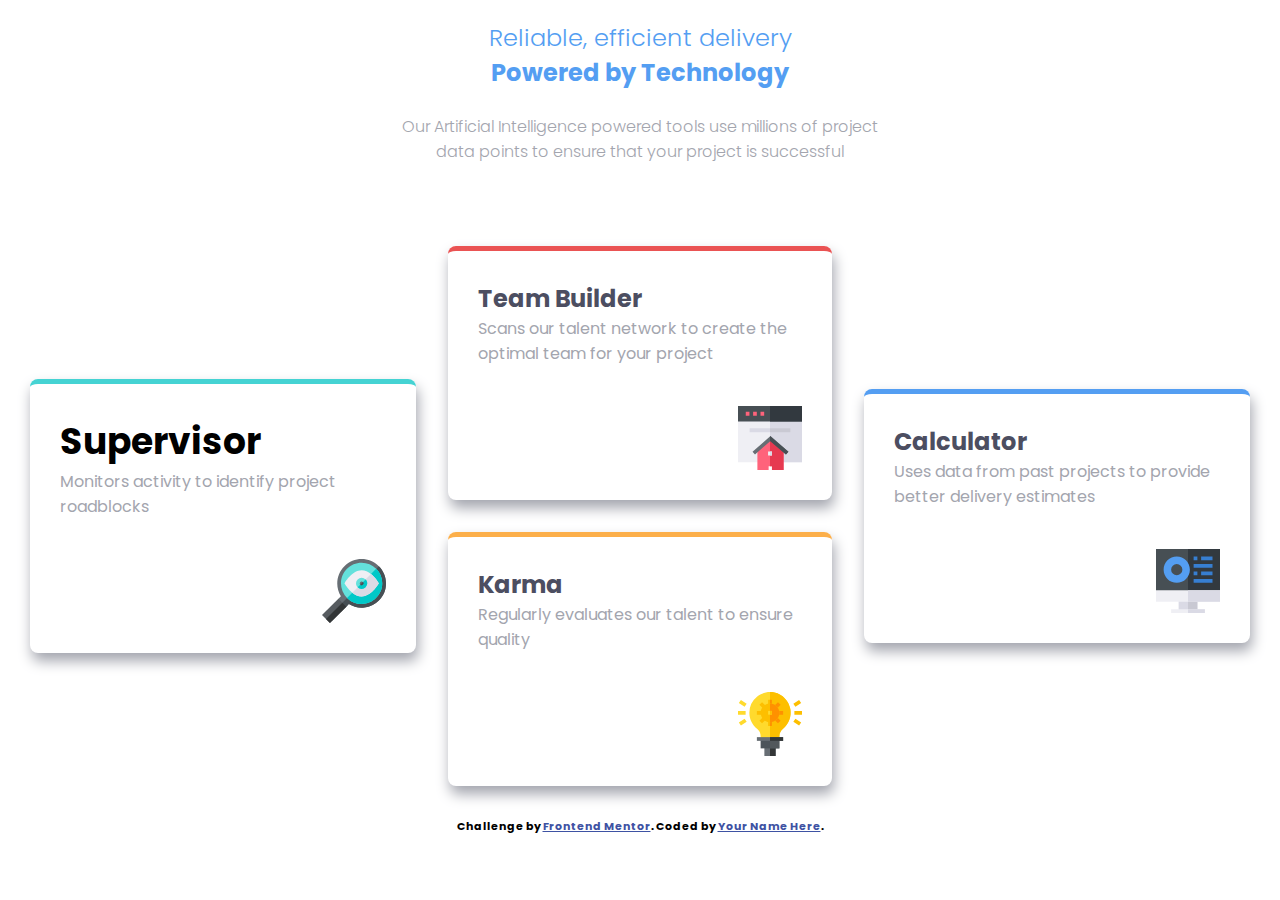
<file: 1.four-card/index.html>
<!DOCTYPE html>
<html lang="en">
<head>
  <meta charset="UTF-8">
  <meta name="viewport" content="width=device-width, initial-scale=1.0"> <!-- displays site properly based on user's device -->

  <link rel="icon" type="image/png" sizes="32x32" href="./images/favicon-32x32.png">
  <link rel="stylesheet" href="./style.css">
  
  <title>Frontend Mentor | Four card feature section</title>

  <!-- Feel free to remove these styles or customise in your own stylesheet 👍 -->
  <style>
    .attribution { font-size: 11px; text-align: center; }
    .attribution a { color: hsl(228, 45%, 44%); }
  </style>
</head>
<body>
  <header>
    <h1>Reliable, efficient delivery</h1>
   <h2> Powered by Technology</h2>
  <p> Our Artificial Intelligence powered tools use millions of project data points 
    to ensure that your project is successful</p>
   
  </header>
 
  <div class="cards">
    <div class="col">
      <div class="card aqua">
      <h1>Supervisor</h1>
       <p> Monitors activity to identify project roadblocks</p>
       <img src="./images/icon-supervisor.svg" alt="">
      </div>
    </div>


    <div class="col">
      <div class="card red">
       <h2> Team Builder</h2>
       <p> Scans our talent network to create the optimal team for your project</p>
       <img src="./images/icon-team-builder.svg" alt="">
      </div>

      <div class="card org">  
     <h2>Karma</h2>
     <p>Regularly evaluates our talent to ensure quality</p>
     <img src="./images/icon-karma.svg" alt="">
      </div>
    </div>



    <div class="col">
      <div class="card blue">  
        <h2>  Calculator</h2>
        <p> Uses data from past projects to provide better delivery estimates</p>
        <img src="./images/icon-calculator.svg" alt="">
      </div>
    </div>
   
  
   
  
  </div>
 
  <footer>
    <p class="attribution">
      Challenge by <a href="https://www.frontendmentor.io?ref=challenge" target="_blank">Frontend Mentor</a>. 
      Coded by <a href="#">Your Name Here</a>.
    </p>
  </footer>
</body>
</html>
</file>
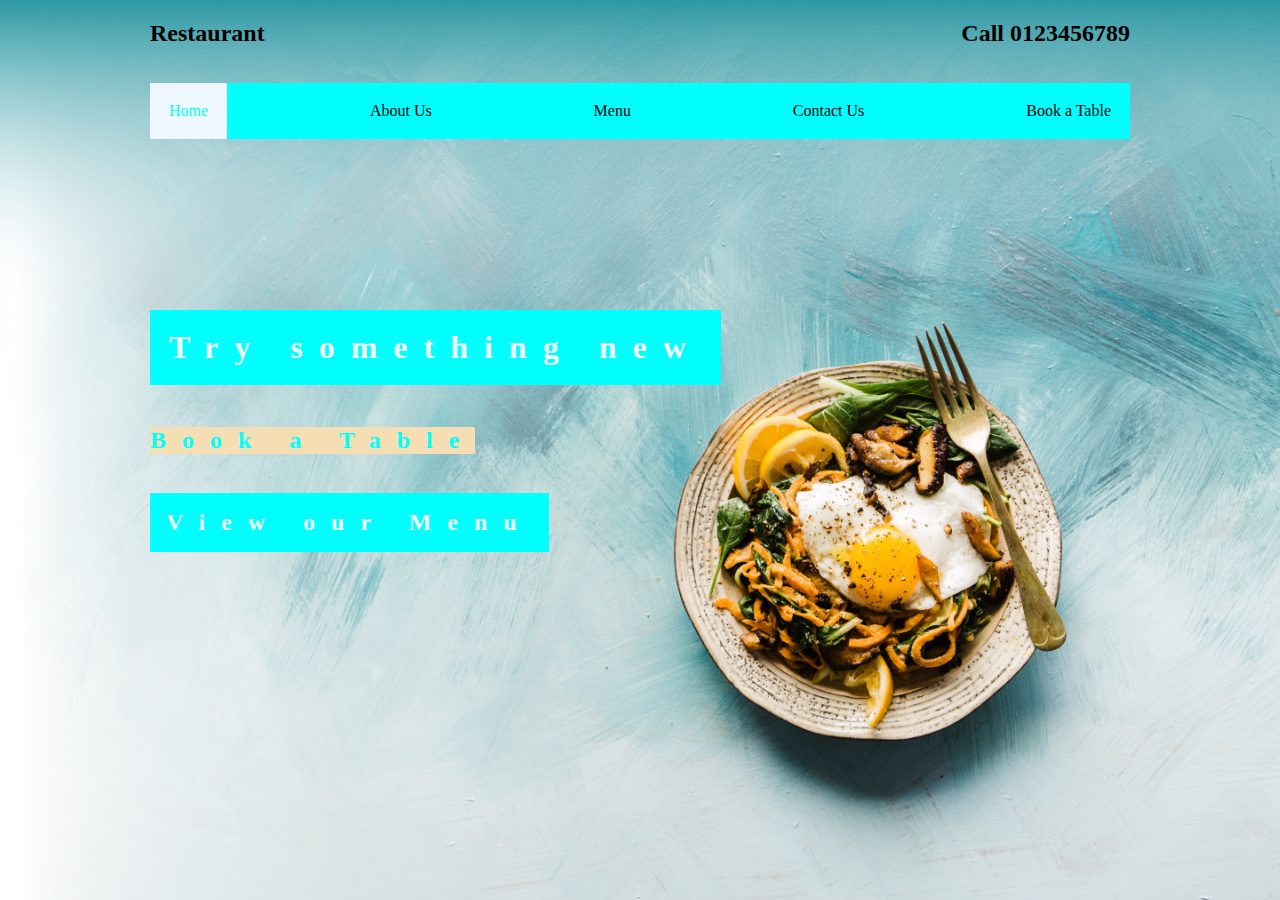
<file: food design/index.html>
<html lang="en">
<head>
    <meta charset="UTF-8">
    <meta name="viewport" content="width=device-width, initial-scale=1.0">
    <title>Document</title>
    <link rel="stylesheet" href="style.css">
</head>
<body>
     <div class="main">
         <header>
             <div class="name">
                 <h2>Restaurant</h2>
                 <h2>Call 0123456789</h2>
             </div>
         </header>
         <nav>
              <ul>
                  <li class="highlight">Home</li>
                  <li>About Us</li>
                  <li>Menu</li>
                  <li>Contact Us</li>
                  <li>Book a Table</li>
              </ul>
         </nav>
         <div class="main-body">
             <h1 class="main1">Try something new</h1>
             <h2 class="main2">Book a Table</h2>
             <h2 class="main3">View our Menu</h2>
         </div>
     </div>
</body>
</html>
</file>
<file: 1.four-card/style.css>
@import url('https://fonts.googleapis.com/css2?family=Poppins:wght@200&display=swap');
*{
    margin: 0;
    padding: 0;
    box-sizing: border-box;
}
body{
    font-family: 'Poppins', sans-serif;
    font-size: 15px;
    padding: 0 30px;
}
header{
    text-align: center;
    padding: 20px 0px 50px 0px;
}
header h1{
    font-size: 1.5rem;
    font-weight: 300;
    color: hsl(212, 86%, 64%);
}
header h2{
    font-size:1.5rem ;
    font-weight: 700;
    color:  hsl(212, 86%, 64%);
    margin-bottom: 1.5rem;
}
header p{
    font-weight: 300;
    font-size: 1rem;
    color: hsl(229, 6%, 66%);
    max-width: 500px;
    margin: 0 auto;
}
.cards{
    display: flex;
    flex-direction: column;
    align-items: center;
    justify-content: center;
    

}
.card{
    box-shadow: 2px 8px 14px 0px hsl(229, 6%, 66%); 
    border-radius: 8px;
    padding: 30px;
    margin: 2rem 0;
    max-width: 400px;
}
.card.aqua{
    border-top: 5px solid hsl(180, 62%, 55%);
    margin: 0;
}
.card.red{
    border-top: 5px solid hsl(0, 78%, 62%);
    
}
.card.org{
    border-top: 5px solid  hsl(34, 97%, 64%);
     
}
.card.blue{
    border-top: 5px solid hsl(212, 86%, 64%);
    margin: 0;
}
.card img{
    display: block;
    margin-left: auto;
    margin-top: 40px;
}

.card h2{
    color: hsl(234, 12%, 34%);
    font-size: 1.5rem;
}
.card p{
    font-size: 1rem;
    color: hsl(229, 6%, 66%);
}

@media only screen and (min-width:1200px){
    body{
        font-size: 18px;
    }
    .cards{
        flex-direction: row;
    }
    .card{
        margin: 2rem;
    }
}
footer{
    font-weight: bold;
}
</file>
<file: food design/style.css>
body{
    margin: 0;
    padding: 0;
    box-sizing: border-box;
   
}
 .main{
     padding:0 150;
     height: 100vh;
     background-image: url("./bg.png");
     background-position: center center;
     background-size: cover;
 }

nav{
    margin-bottom: 150px;
}
header .name{
    display: flex;
    justify-content: space-between;
}
nav ul{
    list-style: none;
    display: flex;
    padding: 0;
 justify-content:space-between;
 background-color: aqua;
}
nav ul li{
    padding: 1rem 1rem;
    border:0.2rem solid aqua;
    background-color: aqua;
    
}
.highlight{
    background-color: aliceblue;
    border-color: aliceblue;
    color: aqua;
}
 .main1{
     
    padding: 1rem;
    background-color: aqua;
    width: max-content;
    letter-spacing: 1rem;
    color: aliceblue;
    border: 0.2rem solid aqua;
 }
 .main2{
     background-color: wheat;
     color: aqua;
     letter-spacing: 1rem;
     width: fit-content;

 }
 .main3{
    padding: 1rem;
    background-color: aqua;
    width: fit-content;
    color: aliceblue;
 }
 .main-body{
    letter-spacing: 1rem;
      display: flex;
      flex-direction: column;
      
 }
</file>
